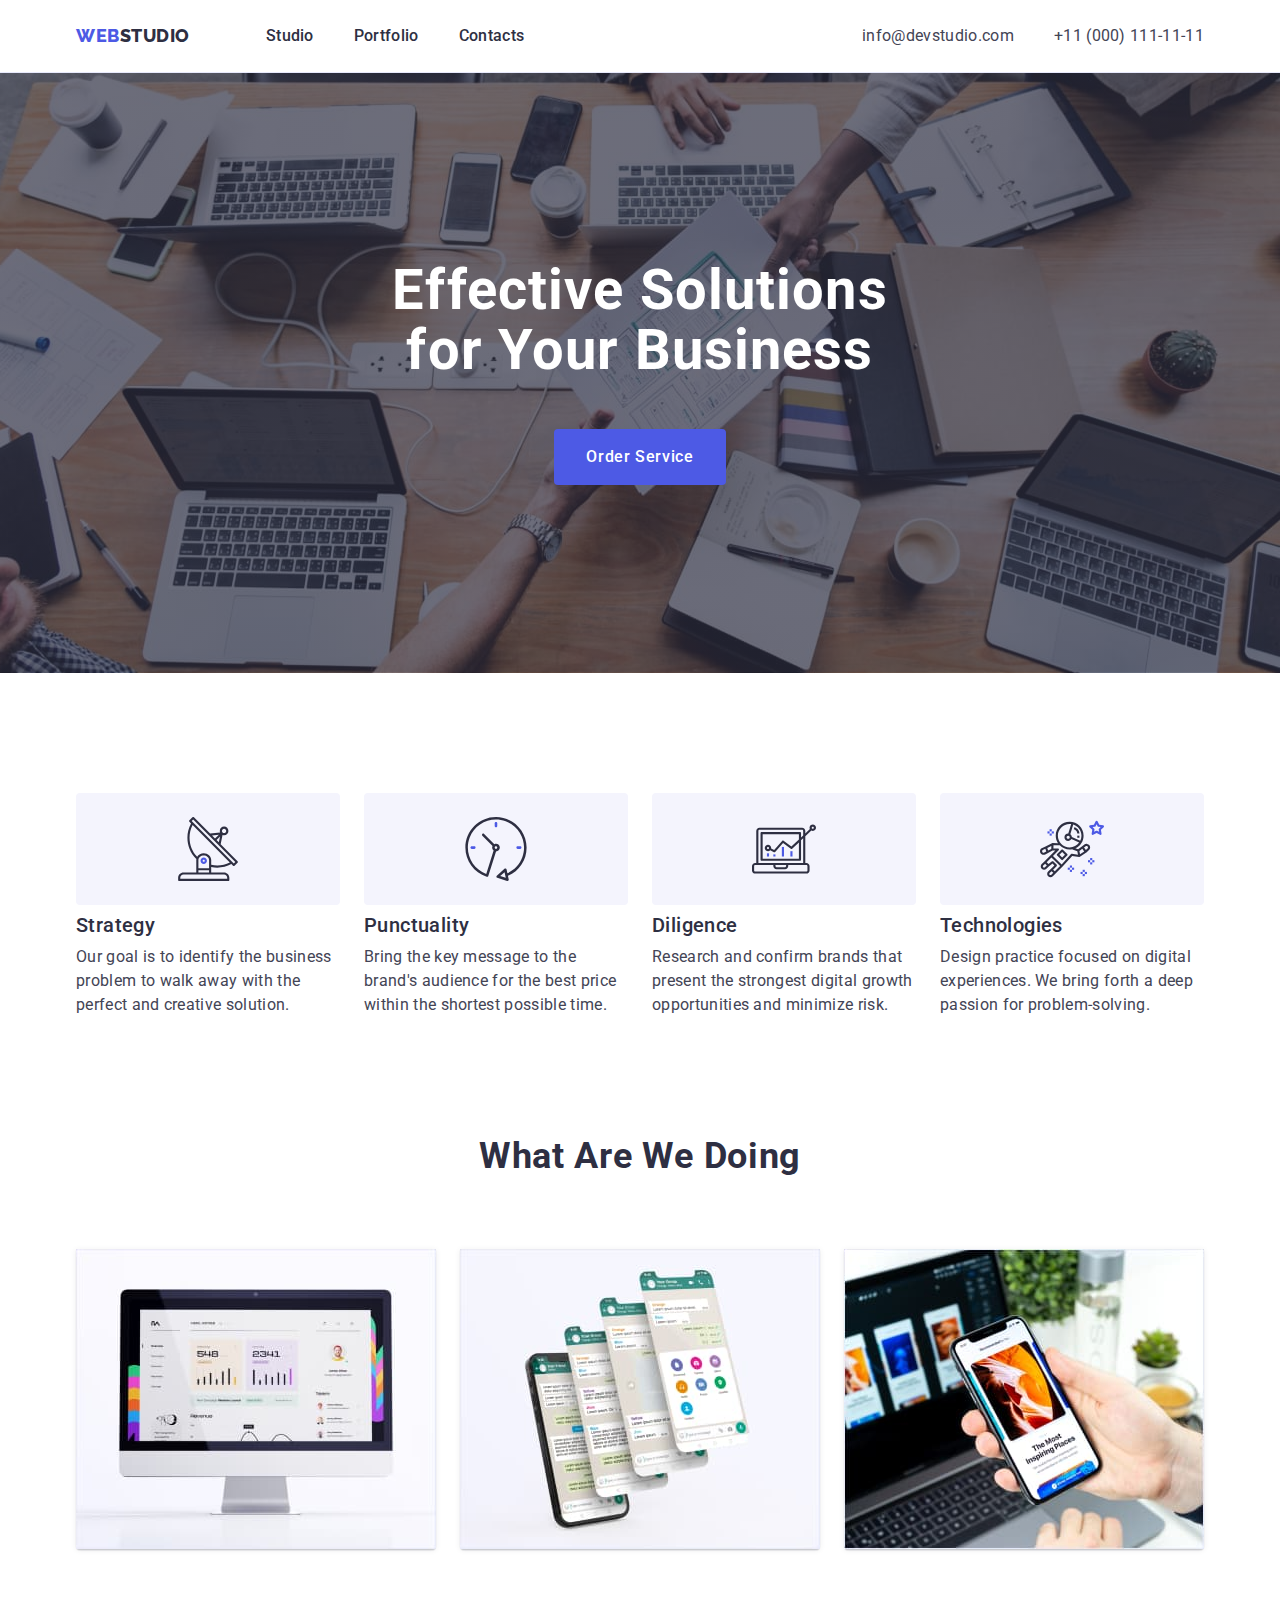
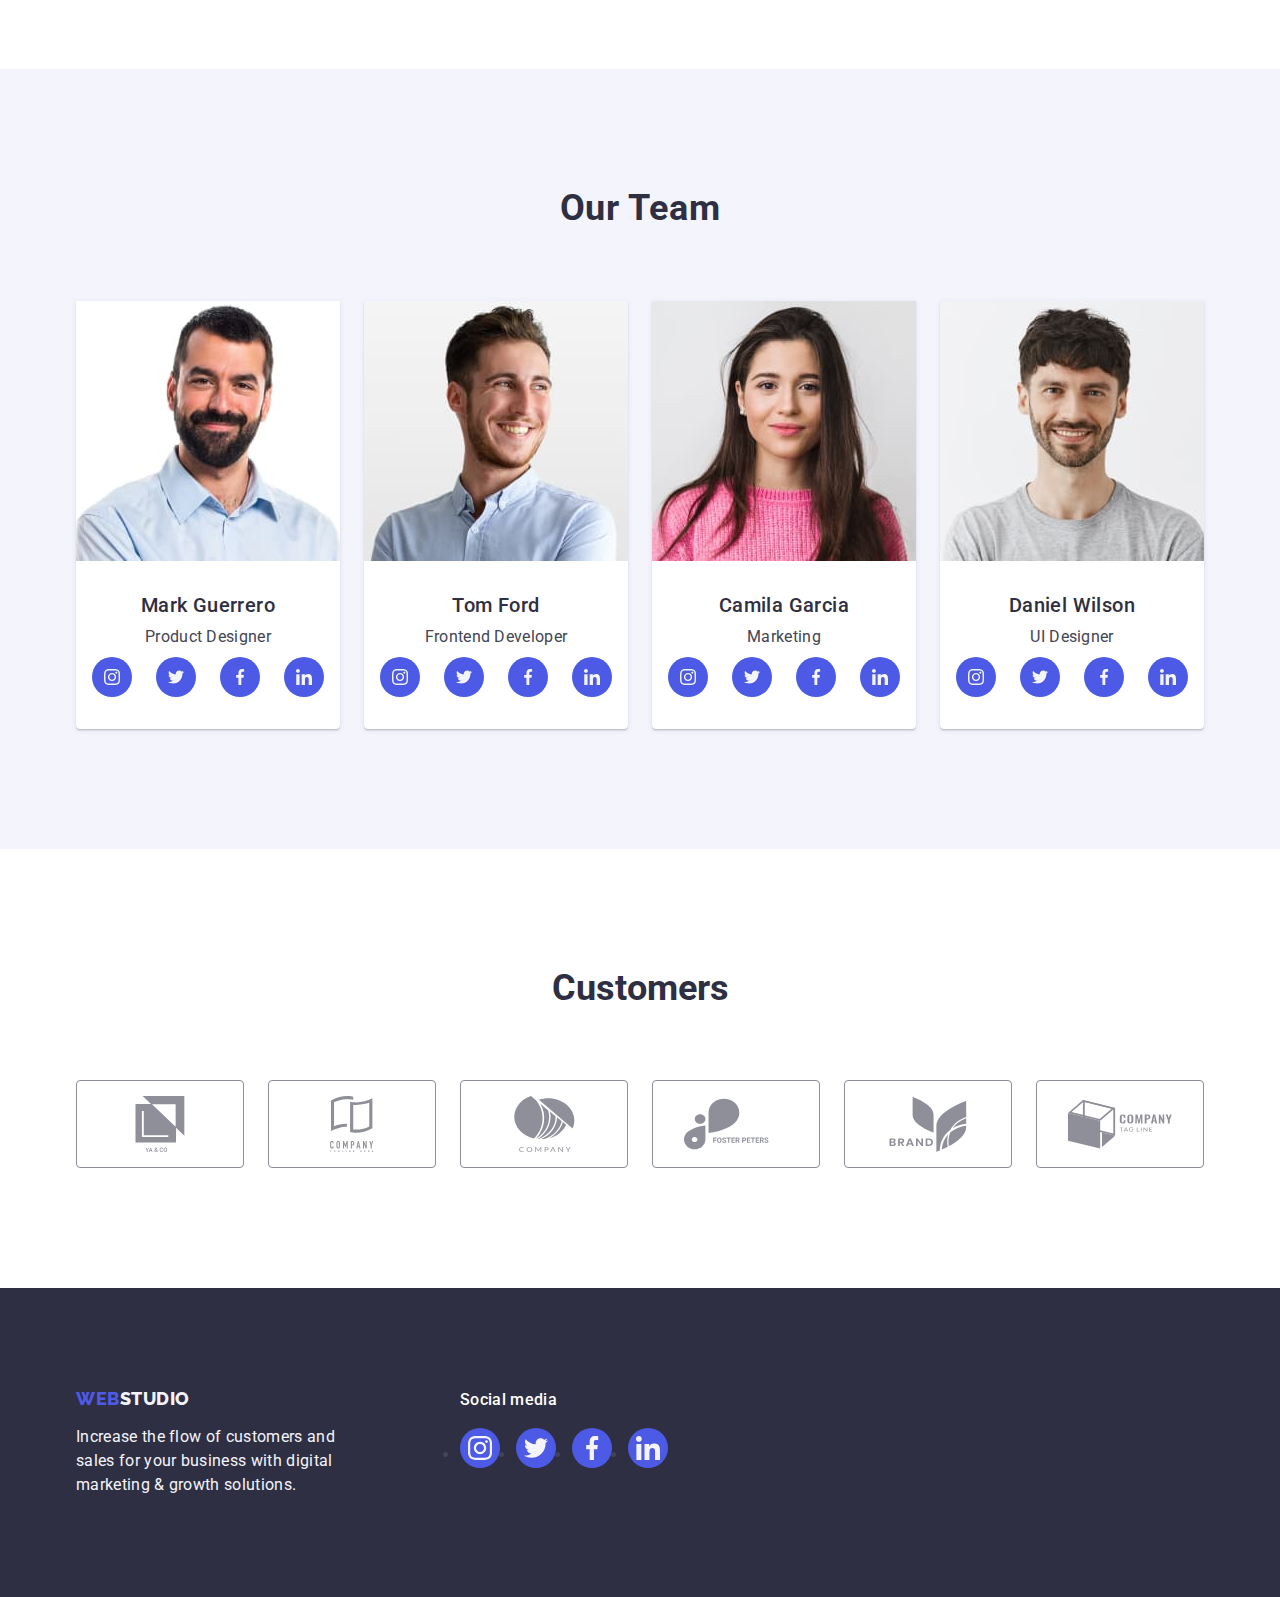
<file: index.html>
<!DOCTYPE html>
<html lang="en">
  <head>
    <meta charset="UTF-8" />
    <meta http-equiv="X-UA-Compatible" content="IE=edge" />
    <meta name="viewport" content="width=h, initial-scale=1.0" />
    <title>WebStudio</title>
    <link
      rel="stylesheet"
      href="https://cdn.jsdelivr.net/npm/modern-normalize@1.1.0/modern-normalize.min.css"
    />
    <link rel="preconnect" href="https://fonts.googleapis.com" />
    <link rel="preconnect" href="https://fonts.gstatic.com" crossorigin />
    <link
      href="https://fonts.googleapis.com/css2?family=Raleway:wght@800&family=Roboto:wght@400;500;700;900&display=swap"
      rel="stylesheet"
    />

    <link rel="stylesheet" href="./css/styles.css" />
  </head>
  <body>
    <!--========================Header============================ -->

    <header class="shadow page-header">
      <div class="container page-header-container">
        <nav class="page-nav">
          <a class="logo-type link" href="./index.html"
            >Web<span class="colorr">Studio</span></a
          >
          <ul class="menu-list list">
            <li class="menu-item link">
              <a class="menu-link link" href="./index.html">Studio</a>
            </li>
            <li class="menu-item link">
              <a class="menu-link link" href="./portfolio.html">Portfolio</a>
            </li>
            <li class="menu-item link">
              <a class="menu-link link" href="">Contacts</a>
            </li>
          </ul>
        </nav>

        <address class="contacts-i">
          <ul class="contact list">
            <li class="contact-item">
              <a class="addressa link" href="mailto:info@devstudio.com"
                >info@devstudio.com</a
              >
            </li>
            <li class="contact-item">
              <a class="addressa link" href="tel:+110001111111"
                >+11 (000) 111-11-11</a
              >
            </li>
          </ul>
        </address>
      </div>
    </header>
    <main>
      <!-- ==================Hero-image-section-1 =================== -->

      <section class="section-hero">
        <div class="container section-hero-container">
          <h1 class="hero-h main-title">
            Effective Solutions for Your Business
          </h1>
          <button class="modal-btn" type="button">Order Service</button>
        </div>
      </section>

      <!-- ====================Section 2============================= -->

      <section class="distinctive-features">
        <div class="container distinctive-features-container">
          <h2 class="visually-hidden">distinctive-features</h2>

          <ul class="flex-container-s distinctive-features-list list">
            <li class="distinctive-features-item">
              <div class="icon">
                <svg class="list-link-icon" width="64" height="64">
                  <use href="./images/icons.svg#icon-antenna"></use>
                </svg>
              </div>

              <h3 class="flex-h-s distinctive-features-header">Strategy</h3>
              <p class="distinctive-features-text">
                Our goal is to identify the business problem to walk away with
                the perfect and creative solution.
              </p>
            </li>
            <li class="distinctive-features-item">
              <div class="icon">
                <svg class="list-link-icon" width="64" height="64">
                  <use href="./images/icons.svg#icon-clock"></use>
                </svg>
              </div>

              <h3 class="flex-h-s distinctive-features-header">Punctuality</h3>
              <p class="distinctive-features-text">
                Bring the key message to the brand's audience for the best price
                within the shortest possible time.
              </p>
            </li>
            <li class="distinctive-features-item">
              <div class="icon">
                <svg class="list-link-icon" width="64" height="64">
                  <use href="./images/icons.svg#icon-diagram"></use>
                </svg>
              </div>

              <h3 class="flex-h-s distinctive-features-header">Diligence</h3>
              <p class="distinctive-features-text">
                Research and confirm brands that present the strongest digital
                growth opportunities and minimize risk.
              </p>
            </li>

            <li class="distinctive-features-item">
              <div class="icon">
                <svg class="list-link-icon" width="64" height="64">
                  <use href="./images/icons.svg#icon-astronaut"></use>
                </svg>
              </div>

              <h3 class="flex-h-s distinctive-features-header">Technologies</h3>
              <p class="distinctive-features-text">
                Design practice focused on digital experiences. We bring forth a
                deep passion for problem-solving.
              </p>
            </li>
          </ul>
        </div>
      </section>
      <!-- ========================= Section 3 ============================= -->
      <section class="our-work">
        <div class="container our-work-container">
          <h2 class="flex-h-work our-work-header">What are we doing</h2>
          <ul class="flex-container-work work-list list">
            <li class="flex-items-t flex-items-work">
              <img
                src="./images/robots/img-1.jpg"
                alt="computer"
                width="360"
                height="300"
              />
            </li>
            <li class="flex-items-t flex-items-work">
              <img
                src="./images/robots/img-2.jpg"
                alt="telephone"
                width="360"
                height="300"
              />
            </li>
            <li class="flex-items-t flex-items-work">
              <img
                src="./images/robots/img-3.jpg"
                alt="laptop"
                width="360"
                height="300"
              />
            </li>
          </ul>
        </div>
      </section>

      <!--=========================== Section 4 ====================== -->

      <section class="our-team">
        <div class="container our-team-container">
          <h2 class="flex-h-t our-team-header">Our Team</h2>
          <ul class="flex-container-t our-team-list list">
            <li class="flex-items-t img">
              <img
                src="./images/team/mark-guerrero-1.jpg"
                alt="foto-mark-guerrero"
                width="264"
                height="260"
              />
              <div class="post-s-t">
                <h3 class="team-member-name">Mark Guerrero</h3>
                <p class="our-team-text">Product Designer</p>
                <ul class="icon-our-team-list">
                  <li class="icon-our-team-list-link list">
                    <a href="" class="cocial-list-icon list"
                      ><svg
                        class="list-link-icon-four link"
                        width="16"
                        height="16"
                      >
                        <use href="./images/icons.svg#icon-instagram"></use>
                        
                      </svg>
                    </a>
                  </li>


                 <li class="icon-our-team-list-link list">
                    <a href="" class="cocial-list-icon list">
                      <svg
                        class="list-link-icon-four link"
                        width="16"
                        height="16"
                      >
                        <use href="./images/icons.svg#icon-twitter"></use>
                        
                      </svg>
                    </a>
                  </li>

                  <li class="icon-our-team-list-link list">
                    <a href="" class="cocial-list-icon list">
                      <svg
                        class="list-link-icon-four link"
                        width="16"
                        height="16"
                      >
                        <use href="./images/icons.svg#icon-facebook"></use>
                        
                      </svg>
                    </a>
                  </li>
                  <li class="icon-our-team-list-link list">
                    <a href="" class="cocial-list-icon list">
                      <svg
                        class="list-link-icon-four link"
                        width="16"
                        height="16"
                      >
                        <use href="./images/icons.svg#icon-linkedin"></use>
                        
                      </svg>
                    </a>
                  </li>
                </ul>
              </div>
            </li>




            <li class="flex-items-t img">
              <img
                src="./images/team/tom-ford-2.jpg"
                alt="foto-tom-ford"
                width="264"
                height="260"
              />
              <div class="post-s-t">
                <h3 class="team-member-name">Tom Ford</h3>
                <p class="our-team-text">Frontend Developer</p>
                <ul class="icon-our-team-list">
                  <li class="icon-our-team-list-link list">
                    <a href="" class="cocial-list-icon list"
                      ><svg
                        class="list-link-icon-four link"
                        width="16"
                        height="16"
                      >
                        <use href="./images/icons.svg#icon-instagram"></use>
                        
                      </svg>
                    </a>
                  </li>

                  <li class="icon-our-team-list-link list">
                    <a href="" class="cocial-list-icon list">
                      <svg
                        class="list-link-icon-four link"
                        width="16"
                        height="16"
                      >
                        <use href="./images/icons.svg#icon-twitter"></use>
                        
                      </svg>
                    </a>
                  </li>

                  <li class="icon-our-team-list-link list">
                    <a href="" class="cocial-list-icon list">
                      <svg
                        class="list-link-icon-four link"
                        width="16"
                        height="16"
                      >
                        <use href="./images/icons.svg#icon-facebook"></use>
                        
                      </svg>
                    </a>
                  </li>
                  <li class="icon-our-team-list-link list">
                    <a href="" class="cocial-list-icon list">
                      <svg
                        class="list-link-icon-four link"
                        width="16"
                        height="16"
                      >
                        <use href="./images/icons.svg#icon-linkedin"></use>
                        
                      </svg>
                    </a>
                  </li>
                </ul>
              </div>
            </li>



            <li class="flex-items-t img">
              <img
                src="./images/team/camila-garcia-3.jpg"
                alt="foto-camila-garcia"
                width="264"
                height="260"
              />
              <div class="post-s-t">
                <h3 class="team-member-name">Camila Garcia</h3>
                <p class="our-team-text">Marketing</p>
                <ul class="icon-our-team-list">
                  <li class="icon-our-team-list-link list">
                    <a href="" class="cocial-list-icon list"
                      ><svg
                        class="list-link-icon-four link"
                        width="16"
                        height="16"
                      >
                        <use href="./images/icons.svg#icon-instagram"></use>
                        
                      </svg>
                    </a>
                  </li>

                  <li class="icon-our-team-list-link list">
                    <a href="" class="cocial-list-icon list">
                      <svg
                        class="list-link-icon-four link"
                        width="16"
                        height="16"
                      >
                        <use href="./images/icons.svg#icon-twitter"></use>
                        
                      </svg>
                    </a>
                  </li>

                  <li class="icon-our-team-list-link list">
                    <a href="" class="cocial-list-icon list">
                      <svg
                        class="list-link-icon-four link"
                        width="16"
                        height="16"
                      >
                        <use href="./images/icons.svg#icon-facebook"></use>
                        
                      </svg>
                    </a>
                  </li>
                  <li class="icon-our-team-list-link list">
                    <a href="" class="cocial-list-icon list">
                      <svg
                        class="list-link-icon-four link"
                        width="16"
                        height="16"
                      >
                        <use href="./images/icons.svg#icon-linkedin"></use>
                        
                      </svg>
                    </a>
                  </li>
                </ul>
              </div>
            </li>




            <li class="flex-items-t img">
              <img
                src="./images/team/daniel-wilson-4.jpg"
                alt="foto-daniel-wilson"
                width="264"
                height="260"
              />
              <div class="post-s-t">
                <h3 class="team-member-name">Daniel Wilson</h3>
                <p class="our-team-text">UI Designer</p>
                <ul class="icon-our-team-list">
                  <li class="icon-our-team-list-link list">
                    <a href="" class="cocial-list-icon list"
                      ><svg
                        class="list-link-icon-four link"
                        width="16"
                        height="16"
                      >
                        <use href="./images/icons.svg#icon-instagram"></use>
                        
                      </svg>
                    </a>
                  </li>

                  <li class="icon-our-team-list-link list">
                    <a href="" class="cocial-list-icon list">
                      <svg
                        class="list-link-icon-four link"
                        width="16"
                        height="16"
                      >
                        <use href="./images/icons.svg#icon-twitter"></use>
                        
                      </svg>
                    </a>
                  </li>

                  <li class="icon-our-team-list-link list">
                    <a href="" class="cocial-list-icon list">
                      <svg
                        class="list-link-icon-four link"
                        width="16"
                        height="16"
                      >
                        <use href="./images/icons.svg#icon-facebook"></use>
                        
                      </svg>
                    </a>
                  </li>
                  <li class="icon-our-team-list-link list">
                    <a href="" class="cocial-list-icon list">
                      <svg
                        class="list-link-icon-four link"
                        width="16"
                        height="16"
                      >
                        <use href="./images/icons.svg#icon-linkedin"></use>
                        
                      </svg>
                    </a>
                  </li>
                </ul>
              </div>
            </li>
          </ul>
        </div>
      </section>

      <!-- ================= Section-5 =============== -->

      <section class="section-icono">
        <div class="container section-icono-container">
          <h2 class="section-icono-h">Customers</h2>

          <ul class="section-icono-list">
            <li class="icono-five list">
              <a href="" class="icono-five-list"
                ><svg class="list-link-five" width="104" height="56">
                  <use href="./images/icons.svg#icon-Logo-1"></use>
                  
                </svg></a
              >
            </li>
            <li class="icono-five list">
              <a href="" class="icono-five-list"
                ><svg class="list-link-five" width="104" height="56">
                  <use href="./images/icons.svg#icon-group"></use>
                  
                </svg></a
              >
            </li>
            <li class="icono-five list">
              <a href="" class="icono-five-list"
                ><svg class="list-link-five" width="104" height="56">
                  <use href="./images/icons.svg#icon-Logo-3"></use>
                  
                </svg></a
              >
            </li>
            <li class="icono-five list">
              <a href="" class="icono-five-list"
                ><svg class="list-link-five" width="104" height="56">
                  <use href="./images/icons.svg#icon-group-1"></use>
                  
                </svg></a
              >
            </li>
            <li class="icono-five list">
              <a href="" class="icono-five-list"
                ><svg class="list-link-five" width="104" height="56">
                  <use href="./images/icons.svg#icon-group-2"></use>
                  
                </svg></a
              >
            </li>
            <li class="icono-five list">
              <a href="" class="icono-five-list"
                ><svg class="list-link-five" width="104" height="56">
                  <use href="./images/icons.svg#icon-group-3"></use>
                  
                </svg></a
              >
            </li>
          </ul>
        </div>
      </section>
    </main>
    <!-- =============================Footer====================== -->
    <footer class="footer">
      <div class="container footer-container">
        <div class="logo-footer-div">
          <a class="logo-type-footer link" href="./index.html"
            >Web<span class="colorr-footer">Studio</span></a
          >
          <p class="paragraph footer-text">
            Increase the flow of customers and sales for your business with
            digital marketing & growth solutions.
          </p>
        </div>

        <div class="icono-footer-div">
          <p class="p-social-media">Social media</p>
          <ul class="logo-footer-ul">
            <li class="list-footer">
              <a href="#" class="cocial-list-icon-footer list">
                <svg class="list-link-icon-footer link" width="24" height="24">
                  <use href="./images/icons.svg#icon-instagram"></use>
            
                </svg>
              </a>
            </li>
            <li class="list-footer">
              <a href="#" class="cocial-list-icon-footer list">
                <svg class="list-link-icon-footer link" width="24" height="24">
                  <use href="./images/icons.svg#icon-twitter"></use>
                  
                </svg>
              </a>
            </li>
            <li class="list-footer">
              <a href="#" class="cocial-list-icon-footer list">
                <svg class="list-link-icon-footer link" width="24" height="24">
                  <use href="./images/icons.svg#icon-facebook"></use>
                  
                </svg>
              </a>
            </li>
            <li class="list-footer">
              <a href="#" class="cocial-list-icon-footer list">
                <svg class="list-link-icon-footer link" width="24" height="24">
                  <use href="./images/icons.svg#icon-linkedin"></use>
                
                </svg>
              </a>
            </li>
          </ul>
        </div>
      </div>
    </footer>
  </body>
</html>
</file>
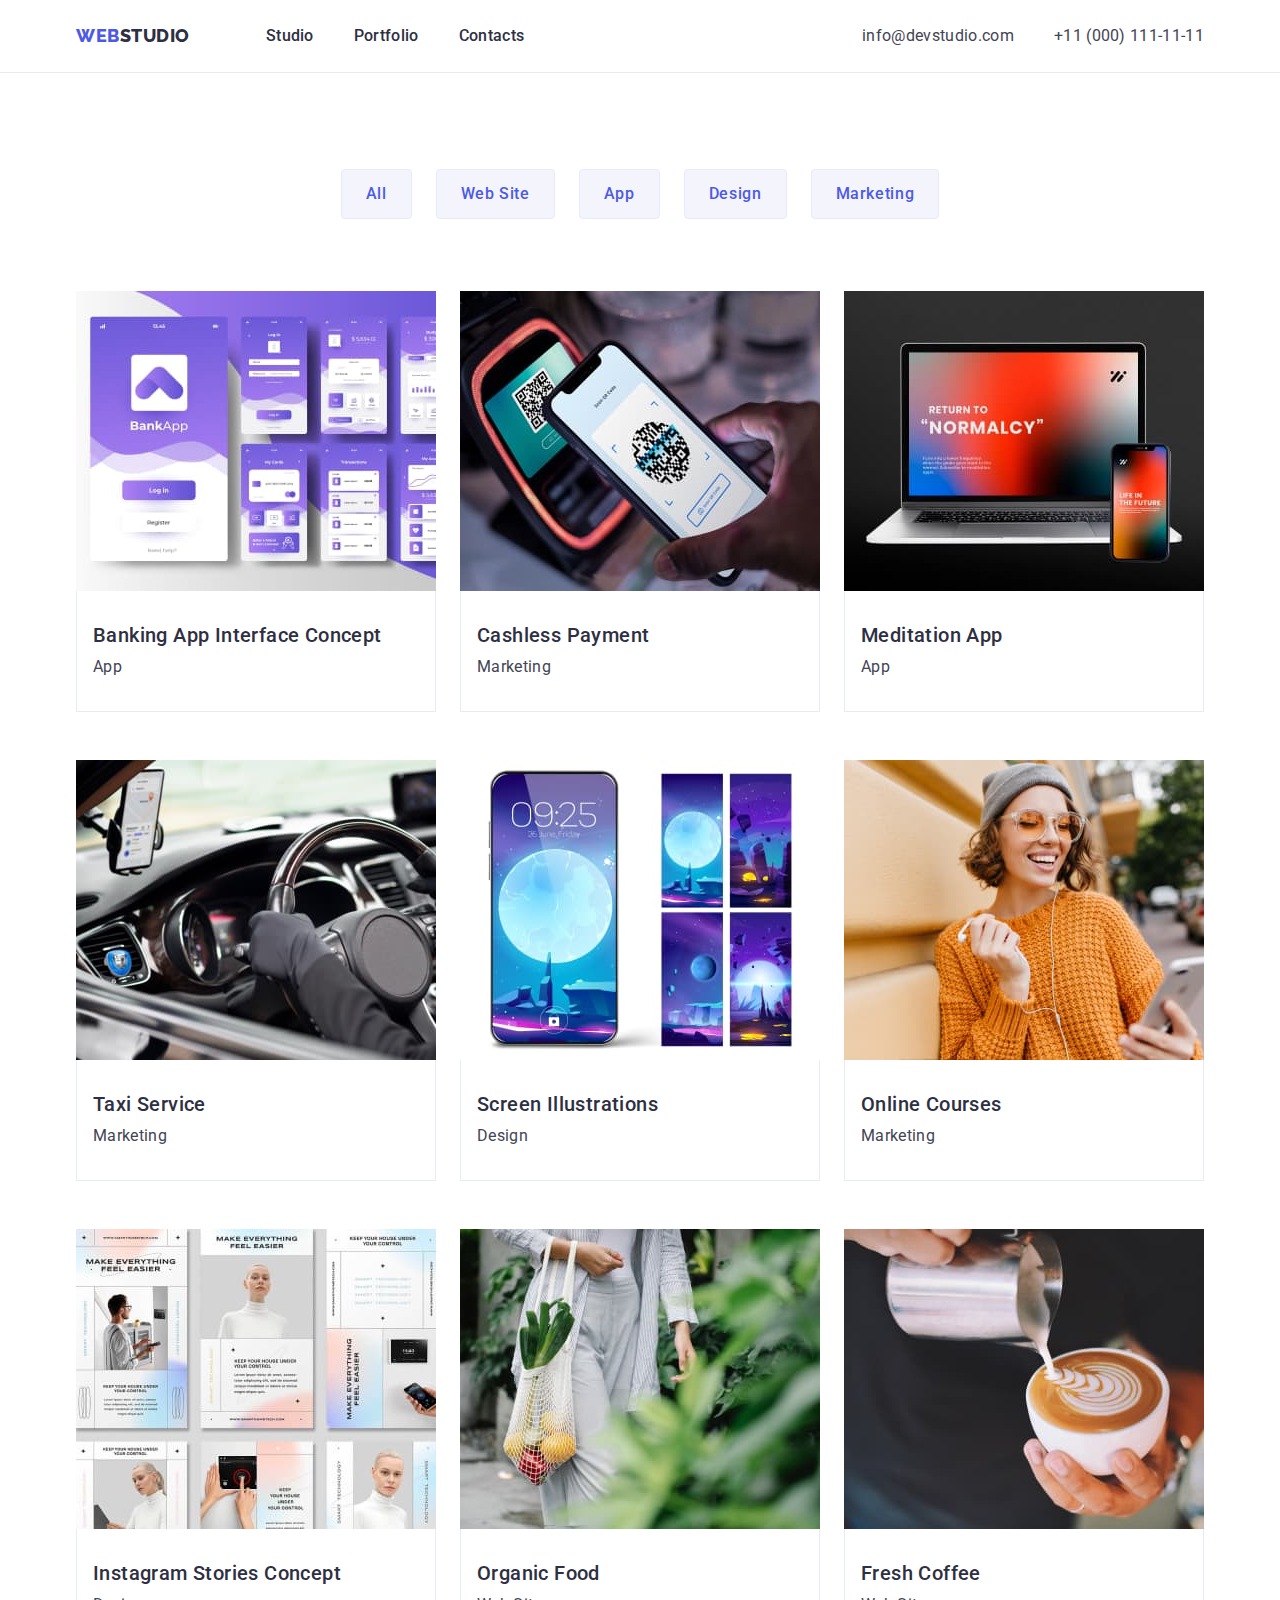
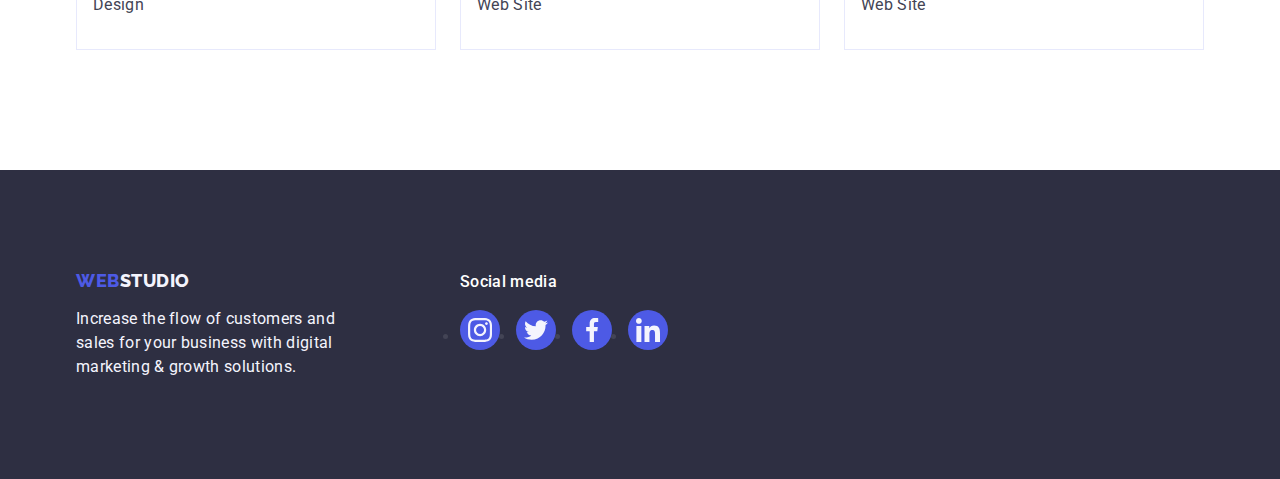
<file: portfolio.html>
<!DOCTYPE html>
<html lang="en">
  <head>
    <meta charset="UTF-8" />
    <meta http-equiv="X-UA-Compatible" content="IE=edge" />
    <meta name="viewport" content="width=device-width, initial-scale=1.0" />
    <title>WebStudio</title>
    <link
      rel="stylesheet"
      href="https://cdn.jsdelivr.net/npm/modern-normalize@1.1.0/modern-normalize.min.css"
    />
    <link rel="preconnect" href="https://fonts.googleapis.com" />
    <link rel="preconnect" href="https://fonts.gstatic.com" crossorigin />
    <link
      href="https://fonts.googleapis.com/css2?family=Raleway:wght@800&family=Roboto:wght@400;500;700;900&display=swap"
      rel="stylesheet"
    />
    <link rel="stylesheet" href="./css/styles.css" />
  </head>
  <body>
    <!-- ==================Portfolio-header======================== -->

    <header class="page-header">
      <div class="container page-header-container">
        <nav class="page-nav">
          <a class="logo-type link" href="./index.html"
            >Web<span class="colorr">Studio</span></a
          >
          <ul class="menu-list list">
            <li class="menu-item link">
              <a class="menu-link link" href="./index.html">Studio</a>
            </li>
            <li class="menu-item link">
              <a class="menu-link link" href="./portfolio.html">Portfolio</a>
            </li>
            <li class="menu-item link">
              <a class="menu-link link" href="">Contacts</a>
            </li>
          </ul>
        </nav>

        <address class="contacts-i">
          <ul class="contact list">
            <li class="contact-item">
              <a class="addressa link" href="mailto:info@devstudio.com"
                >info@devstudio.com</a
              >
            </li>
            <li class="contact-item">
              <a class="addressa link" href="tel:+110001111111"
                >+11 (000) 111-11-11</a
              >
            </li>
          </ul>
        </address>
      </div>
    </header>

    <!-- ===================== Portfolio-section-1 ========================= -->

    <!--------- Portfolio-btn ----------->

    <main>
      <section class="section-portfolio">
        <div class="container section-portfolio-container">
          <h1 class="visually-hidden">Portfolio WebStudio</h1>

          <ul class="flex-btn list">
            <li class="flex-list list">
              <button class="portfolio-btn" type="button">All</button>
            </li>
            <li class="flex-list list">
              <button class="portfolio-btn" type="button">Web Site</button>
            </li>
           
            <li class="flex-list list">
              <button class="portfolio-btn" type="button">App</button>
            </li>
            <li class="list">
              <button class="portfolio-btn" type="button">Design</button>
            </li>
            <li class="flex-list list">
              <button class="portfolio-btn" type="button">Marketing</button>
            </li>
          </ul>

          <!---------- Portfolio-list ------------>
          <ul class="flex-container-potfolio list link">
            <li class="flex-items-portfolio link">
              <a href="" class="link-a link"
                ><div class="post">
                  <img
                    class="link"
                    src="./images/portfolio/img.jpg"
                    alt="img-banking-app"
                    width="360"
                    height="300"
                  />
                </div>
                <div class="post-ht">
                  <h2 class="post-heading menu-portfolio">
                    Banking App Interface Concept
                  </h2>
                  <p class="post-text portfolio-text">App</p>
                </div>
              </a>
            </li>

            <li class="flex-items-portfolio link">
              <a href="" class="link-a link"
                ><div class="post">
                  <img
                    class="link"
                    src="./images/portfolio/img-1.jpg"
                    alt="img-cashless-payment"
                    width="360"
                    height="300"
                  />
                </div>
                <div class="post-ht">
                  <h2 class="post-heading menu-portfolio">Cashless Payment</h2>
                  <p class="post-text portfolio-text">Marketing</p>
                </div>
              </a>
            </li>

            <li class="flex-items-portfolio link">
              <a href="" class="link-a link"
                ><div class="post">
                  <img
                    class="link"
                    src="./images/portfolio/img-2.jpg"
                    alt="img-meditation-app"
                    width="360"
                    height="300"
                  />
                </div>
                <div class="post-ht">
                  <h2 class="post-heading menu-portfolio">Meditation App</h2>
                  <p class="post-text portfolio-text">App</p>
                </div>
              </a>
            </li>

            <li class="flex-items-portfolio link">
              <a href="" class="link-a link"
                ><div class="post">
                  <img
                    class="link"
                    src="./images/portfolio/img-3.jpg"
                    alt="img-taxi-service"
                    width="360"
                    height="300"
                  />
                </div>
                <div class="post-ht">
                  <h2 class="post-heading menu-portfolio">Taxi Service</h2>
                  <p class="post-text portfolio-text">Marketing</p>
                </div>
              </a>
            </li>

            <li class="flex-items-portfolio link">
              <a href="" class="link-a link"
                ><div class="post">
                  <img
                    class="link"
                    src="./images/portfolio/img-4.jpg"
                    alt="img-screen-illustrations"
                    width="360"
                    height="300"
                  />
                </div>
                <div class="post-ht">
                  <h2 class="post-heading menu-portfolio">
                    Screen Illustrations
                  </h2>
                  <p class="post-text portfolio-text">Design</p>
                </div>
              </a>
            </li>

            <li class="flex-items-portfolio link">
              <a href="" class="link-a link"
                ><div class="post">
                  <img
                    class="link"
                    src="./images/portfolio/img-5.jpg"
                    alt="img-online-courses"
                    width="360"
                    height="300"
                  />
                </div>
                <div class="post-ht">
                  <h2 class="post-heading menu-portfolio">Online Courses</h2>
                  <p class="post-text portfolio-text">Marketing</p>
                </div>
              </a>
            </li>

            <li class="flex-items-portfolio link">
              <a href="" class="link-a link"
                ><div class="post">
                  <img
                    class="link"
                    src="./images/portfolio/img-6.jpg"
                    alt="img-instagram-stories-concept"
                    width="360"
                    height="300"
                  />
                </div>
                <div class="post-ht">
                  <h2 class="post-heading menu-portfolio">
                    Instagram Stories Concept
                  </h2>
                  <p class="post-text portfolio-text">Design</p>
                </div>
              </a>
            </li>

            <li class="flex-items-portfolio link">
              <a href="" class="link-a link"
                ><div class="post">
                  <img
                    class="link"
                    src="./images/portfolio/img-7.jpg"
                    alt="img-organic-food"
                    width="360"
                    height="300"
                  />
                </div>
                <div class="post-ht">
                  <h2 class="post-heading menu-portfolio">Organic Food</h2>
                  <p class="post-text portfolio-text">Web Site</p>
                </div>
              </a>
            </li>

            <li class="flex-items-portfolio link">
              <a href="" class="link-a link"
                ><div class="post">
                  <img
                    class="link"
                    src="./images/portfolio/img-8.jpg"
                    alt="img-fresh-coffee"
                    width="360"
                    height="300"
                  />
                </div>
                <div class="post-ht">
                  <h2 class="post-heading menu-portfolio">Fresh Coffee</h2>
                  <p class="post-text portfolio-text">Web Site</p>
                </div>
              </a>
            </li>
          </ul>
        </div>
      </section>
    </main>

    <!-- Footer -->
    <footer class="footer">
      <div class="container footer-container">
        <div class="logo-footer-div">
          <a class="logo-type-footer link" href="./index.html"
            >Web<span class="colorr-footer">Studio</span></a
          >
          <p class="paragraph footer-text">
            Increase the flow of customers and sales for your business with
            digital marketing & growth solutions.
          </p>
        </div>

        <div class="icono-footer-div">
          <p class="p-social-media">Social media</p>
          <ul class="logo-footer-ul">
            <li class="list-footer">
              <a href="#" class="cocial-list-icon-footer list">
                <svg class="list-link-icon-footer link" width="24" height="24">
                  <use href="./images/icons.svg#icon-instagram"></use>
            
                </svg>
              </a>
            </li>
            <li class="list-footer">
              <a href="#" class="cocial-list-icon-footer list">
                <svg class="list-link-icon-footer link" width="24" height="24">
                  <use href="./images/icons.svg#icon-twitter"></use>
                  
                </svg>
              </a>
            </li>
            <li class="list-footer">
              <a href="#" class="cocial-list-icon-footer list">
                <svg class="list-link-icon-footer link" width="24" height="24">
                  <use href="./images/icons.svg#icon-facebook"></use>
                  
                </svg>
              </a>
            </li>
            <li class="list-footer">
              <a href="#" class="cocial-list-icon-footer list">
                <svg class="list-link-icon-footer link" width="24" height="24">
                  <use href="./images/icons.svg#icon-linkedin"></use>
                
                </svg>
              </a>
            </li>
          </ul>
        </div>
      </div>
    </footer>
  </body>
</html>
</file>
<file: css/styles.css>
:root {
    --accent-color: #2e2f42;
    --logo-btn-color: #4D5AE5;
    --text-color: #434455;
    --fond-color: #FFFFFF;
    --fond-btn-color: #F4F4FD;
    --btn-color: #404bbf;
    --border-color:  #e7e9fc; 
    --icono-color: #8e8f99;
    --icono-color: #8e8f99;
    --cocil-icono: #4d5ae5;
    --icono-hover: #31d0aa;
    }

    h1,h2,h3,p {
        margin-top: 0;
        margin-bottom: 0;
    }

    ul {
        margin-top: 0;
        margin-bottom: 0;
        padding-left: 0;
    }

    img {
        display: block;
    }

    address {
        font-style: normal;
    }


    button {
        cursor: pointer;
    }
    .container {
        max-width: 1158px;
        padding: 0 15px;
        margin: 0 auto;
    }


body {
    font-family: 'Roboto', sans-serif;
    color: var(--text-color);
    background-color: var(--fond-color);
}

.list {
list-style: none;
}
.link {
text-decoration: none;
} 
    
    
    /*================ Header======================= */

    .logo-type {
font-family: 'Raleway', sans-serif;
font-weight: 800;
font-size: 18px;
line-height: 1.17;
letter-spacing: 0.03em;
text-transform: uppercase;
color: var(--logo-btn-color);
display: flex;
align-items: center;
margin-right: 76px;
}
.colorr {
    color: var(--accent-color);
   }

.menu-list {
    display: flex;
    gap: 40px;
  }
    
.menu-link {
font-weight: 500;
font-size: 16px;
line-height: 1.5;
letter-spacing: 0.02em;
color: var(--accent-color);
display: inline-block;
padding-top: 24px;
padding-bottom: 24px;
}

.menu-link:hover,
.menu-link:focus {
    color: var(--btn-color);
}

.address {
font-size: 16px;
line-height: 1.5;
letter-spacing: 0.02em;
color: var(--text-color);
} 

.addressa:hover,
.addressa:focus {
    color: var(--btn-color);
}

.addressa {
font-size: 16px;
line-height: 1.5;
letter-spacing: 0.02em;
color: var(--text-color);
}

/* ------ Header-container -------------*/
.contacts-i {
    font-style: normal;
    margin-left: auto;
}

.contact {
display: flex;
padding-top: 24px;
padding-bottom: 24px;
gap: 40px;
}


.page-header {
    background-color: var(--fond-color);
    border-bottom: 1px solid var(--border-color);
  }
  
  .page-header .page-header-container {
    display: flex;
    align-items: center;
  }

  .page-nav {
    display: flex;
    align-items: center;
  }
  .addressa {
    display: flex;
    align-items: center;
  }

.shadow {
    box-shadow: 0px 2px 1px rgba(46, 47, 66, 0.08), 0px 1px 1px rgba(46, 47, 66, 0.16), 0px 1px 6px rgba(46, 47, 66, 0.08);
}


/*=================== Hero-section-1 ============================*/
    
    .main-title {
    font-size: 56px;
    line-height: 1.07;
    letter-spacing: 0.02em;
    color: var(--fond-color);
    text-align: center;
    }
    
    .modal-btn {
    font-family: 'Roboto', sans-serif;
    font-weight: 500;
    font-size: 16px;
    line-height: 1.5;
    letter-spacing: 0.04em;
    color: var(--fond-color);
    background: var(--logo-btn-color);
    cursor: pointer;
    }
    
    .modal-btn:hover,
    .modal-btn:focus {
    background: var(--btn-color);
    color: var(--fond-color);
    }



/* Container-hero */

.hero-h {
    display: flex;
    flex-wrap: wrap;
    margin-left: auto;
    margin-right: auto;
    max-width: 496px;
}
.section-hero {
    background: var(--accent-color);
    padding-top: 188px;
    padding-bottom: 188px;
    background-image: linear-gradient(rgba(46, 47, 66, 0.7), rgba(46, 47, 66, 0.7)), url(../images/hero/people-office.jpg);
    background-repeat: no-repeat ;
    background-position: center center;
    background-size: cover;
    max-width: 1440px;
    margin: 0 auto;
    
} 

.modal-btn {
    display: block;
    border: none;
    padding: 16px 32px;
    margin-left: auto;
    margin-right: auto;
    margin-top: 48px;
    height: 56px;
    min-width: 169px;
    border-radius: 4px;
}

    
    
    
   
   
    

    

/*=================== Section 2=================================== */

.distinctive-features-header {
text-align: center;
font-weight: 500;
font-size: 20px;
line-height: 1.2;
letter-spacing: 0.02em;
color: var(--accent-color);
}

.distinctive-features-text {
font-size: 16px;
line-height: 1.5;
letter-spacing: 0.02em;
color: var(--text-color);
}

/* Container-section-2 */

    .visually-hidden {
  position: absolute;
  width: 1px;
  height: 1px;
  margin: -1px;
  border: 0;
  padding: 0;
  white-space: nowrap;
  clip-path: inset(100%);
  clip: rect(0 0 0 0);
  overflow: hidden;
}
    


.flex-container-s {
    list-style: none;
    display: flex;
    flex-wrap: wrap;
    gap: 24px;
}

.distinctive-features-item {
    flex-basis: calc((100% - 72px) / 4);
}

.flex-h-s {
display: flex;
margin-bottom: 8px;
margin-left: 0;
}

.distinctive-features {
    padding-top: 120px;
    padding-bottom: 120px;
}
.icon {
    display: flex;
    margin-bottom: 8px;
    align-items: center;
    justify-content: center;
    height: 112px;
    background-color: #f4f4fd;
    border-radius: 4px;
   

}

/*================== Section 3=============================== */

.our-work-header {
text-align: center;
font-size: 36px;
line-height: 1.11;
letter-spacing: 0.02em;
text-transform: capitalize;
color: var(--accent-color);

}

/* container-section-3*/
.our-work {
    padding-bottom: 120px;
}

.flex-items-t {
    flex-basis: calc((100% - 48px) / 3);
}

.flex-h-work {
    margin-left: auto;
    margin-right: auto;
    margin-bottom: 72px;
}
.flex-container-work {
   display: flex;
   flex-wrap: wrap;
    gap: 24px;
}


/*===================Section-4===================================  */
.our-team {
background-color: var(--fond-btn-color);

padding: 120px 0;

}
.img {
background-color: var(--fond-color);
}

.our-team-header {
text-align: center;
font-size: 36px;
line-height: 1.11;
letter-spacing: 0.02em;
text-transform: capitalize;
color: var(--accent-color);

}

.team-member-name {
font-weight: 500;
font-size: 20px;
line-height: 1.2;
letter-spacing: 0.02em;
color: var(--accent-color);

}

.our-team-text {
font-size: 16px;
line-height: 1.5;
letter-spacing: 0.02em;
color: var(--text-color);
margin-bottom: 8px;
}

/* container-section-4 */

.our-team {
    padding: 120px 0;
}
.flex-container-t { 
display: flex;
gap: 24px;
}

.flex-container-t .flex-items-t .group-h {
    display: flex;
    flex-wrap: wrap;
    padding-left: 49px;
    padding-right: 49px;
    padding-top: 32px;
    padding-bottom: 32px;
}
/* Section-4  radiuі задан в д/з */
.flex-items-t {
    flex-basis: calc((100% - 72px) / 4);
    border-radius: 0px 0px 4px 4px;
    box-shadow: 0px 1px 6px rgba(46, 47, 66, 0.08), 0px 1px 1px rgba(46, 47, 66, 0.16), 0px 2px 1px rgba(46, 47, 66, 0.08);
}

.post-s-t {
    padding: 32px 0;
    
}
.team-member-name {
    text-align: center;
    margin-bottom: 8px;
}
 .our-team-text {
    text-align: center;
    margin-bottom: 8px;
 }
 .flex-h-t {
    margin-bottom: 72px;
 }

 /* ------- list-icon- ----- */
 
 .icon-our-team-list {
    display: flex;
    justify-content: center;
    gap: 24px;
}
 .icon-our-team-list-link {
    width: 40px;
    height: 40px;
 }

 .cocial-list-icon:hover,
 .cocial-list-icon:focus {
    background-color: var(--btn-color);
 }




 .cocial-list-icon {
    display: flex;
    justify-content: center;
    align-items: center;
    width: 100%;
    height: 100%;
    
    border-radius: 50%;
    background-color: var(--cocil-icono);
}
 .list-link-icon-four {
    fill: var(--fond-btn-color);
 }






 /* =========== Section-5 ================ */
.section-icono {
    padding: 120px 0;

}
.section-icono-h {
    font-size: 36px;
    line-height: 1.1;
    color: var(--accent-color);
    margin-bottom: 72px;
    display: flex;
    justify-content: center;
    align-items: center;
    

}
.section-icono-list {
    display: flex;
    gap: 24px;
    height: 88px;
}
.icono-five {
    width: calc((100% - 120px) / 6); 
    height: 88px;

   

    
}


    
   

.icono-five-list {
    display: flex;
    justify-content: center;
    align-items: center;
    border: 1px solid #8e8f99;
    border-radius: 4px;
    color: #8e8f99;
    width: 100%;
    height: 100%;

}
.icono-five-list:hover,
.icono-five-list:focus {
  border-color: #404bbf;
  color: #404bbf;
}

.list-link-five {
fill: currentColor;
}


    
   
   
    

/*==============Footer================================= */

.logo-type-footer {
font-family: 'Raleway', sans-serif;
font-weight: 800;
font-size: 18px;
line-height: 1.17;
letter-spacing: 0.03em;
text-transform: uppercase;
color: var(--logo-btn-color);
}


.colorr-footer {
color: var(--fond-btn-color);
}





.footer-text {
font-size: 16px;
line-height: 1.5;
letter-spacing: 0.02em;
color: var(--fond-btn-color);
}

/* Container-footer */

.footer {
    padding: 100px 0;
    background: var(--accent-color);
}
.logo-type-footer {
    display: inline-block;
    margin-bottom: 16px; 
}
.paragraph {
    max-width: 264px;
    
}
.footer-container {
    display: flex;
    align-items: baseline;
}
.logo-footer-div {
    margin-right: 120px;
}
.p-social-media {
    font-weight: 500;
    font-size: 16px;
    line-height: 1.5;
    letter-spacing: 0.02em;
    margin-bottom: 16px;
    color: var(--fond-color);

}


.logo-footer-ul {
    display: flex;
    gap: 16px;
}

.list-footer {
    width: 40px;
    height: 40px;
}


.cocial-list-icon-footer {
display: flex;
justify-content: center;
align-items: center;
width: 100%;
height: 100%;

border-radius: 50%;
background-color: var(--cocil-icono)

}

.cocial-list-icon-footer:hover,
.cocial-list-icon-footer:focus {
  background-color: #31d0aa;
}

.list-link-icon-footer {
    fill:var(--fond-btn-color);
}

/*==================================== Portfolio========================== */

.menu-portfolio {
font-weight: 500;
font-size: 20px;
line-height: 1.2;
letter-spacing: 0.02em;
color: var(--accent-color);
}

.portfolio-text {
font-size: 16px;
line-height: 1.5;
letter-spacing: 0.02em;
color: var(--text-color);
} 


/* Portfolio btn */
.portfolio-btn:hover,
.portfolio-btn:focus {
background: var(--btn-color);
color: var(--fond-color);
border: 1px solid transparent;
box-shadow: 0px 3px 1px rgba(0, 0, 0, 0.1), 0px 2px 1px rgba(0, 0, 0, 0.08), 0px 2px 2px rgba(0, 0, 0, 0.12);
}

.portfolio-btn {
font-family: "Roboto", sans-serif;
font-weight: 500;
font-size: 16px;
line-height: 1.5;
letter-spacing: 0.04em;
color: var(--logo-btn-color);
background-color: var(--fond-btn-color);
cursor: pointer;
}
/* Portfoli-container */
.visually-hidden {
  position: absolute;
  width: 1px;
  height: 1px;
  margin: -1px;
  border: 0;
  padding: 0;
  white-space: nowrap;
  clip-path: inset(100%);
  clip: rect(0 0 0 0);
  overflow: hidden;
}
.section-portfolio {
    padding-top: 96px;
    padding-bottom: 120px;
}
.flex-btn {
    display: flex;
    flex-wrap: wrap;
    justify-content: center;
    gap: 24px;
    margin-bottom: 72px;
}
.portfolio-btn {
    padding: 12px 24px;
    border-radius: 4px;
    border: 1px solid var(--border-color);
}
.flex-container-potfolio {
    list-style: none;
    display: flex;
    flex-wrap: wrap;
    gap: 24px;
    row-gap: 48px;
}
.flex-items-portfolio {
    width: calc((100% - 48px) / 3);
 }

.post {
    max-width: 100%;
}
    

.post-ht {
    padding: 32px 16px;
    border: 1px solid var(--border-color);
    border-top: none;
}
    .post-heading {
    margin-bottom: 8px;
}
.link-a:hover,
.link-a:focus {
    box-shadow: 0px 1px 6px rgba(46, 47, 66, 0.08), 0px 1px 1px rgba(46, 47, 66, 0.16), 0px 2px 1px rgba(46, 47, 66, 0.08);
}

.link-a {
    display: block; 
}
</file>
